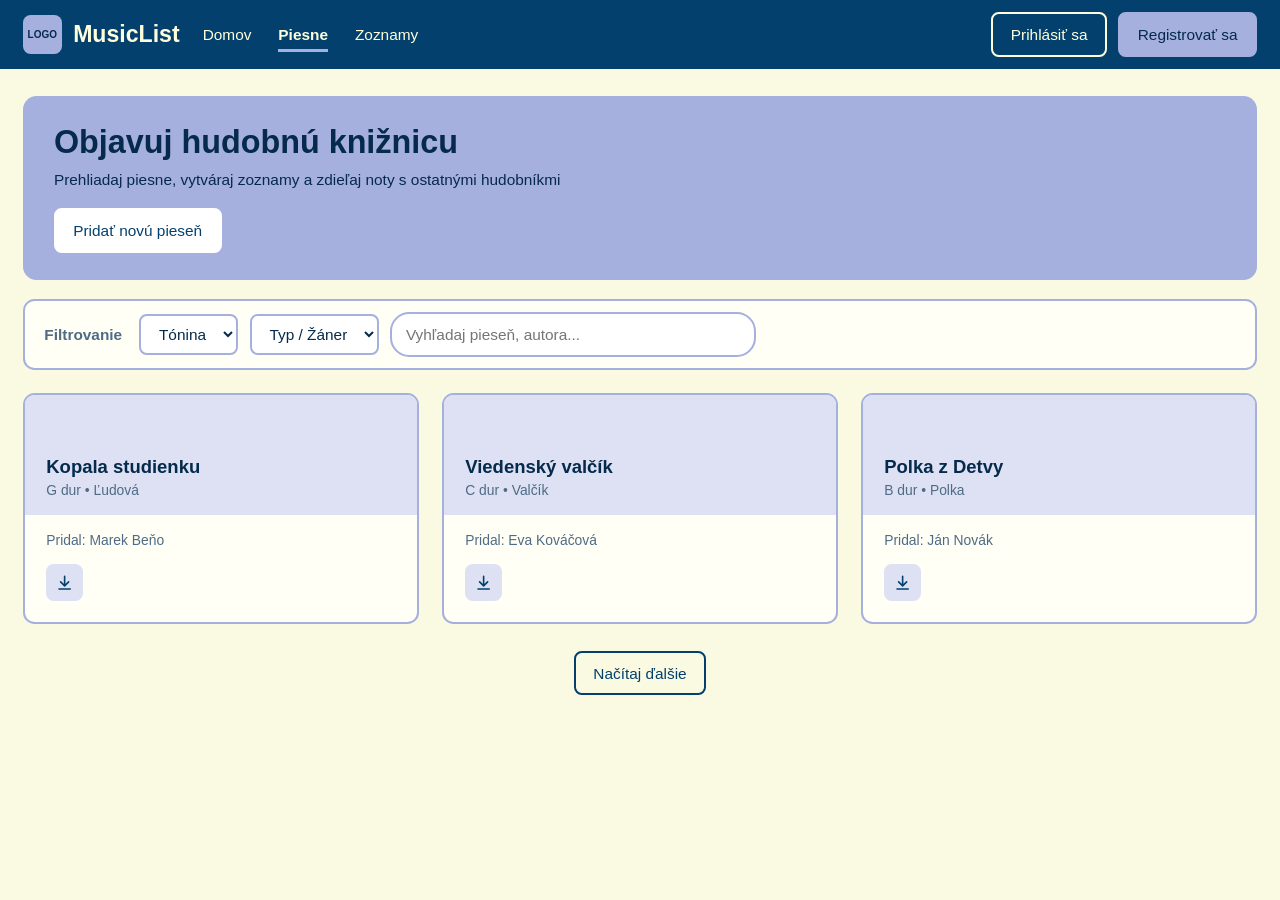
<file: html/index.html>
<!DOCTYPE html>
<html lang="sk">
<head>
<meta charset="UTF-8">
<meta name="viewport" content="width=device-width, initial-scale=1">
<title>MusicList – Piesne</title>
<link rel="stylesheet" href="css/style.css">
</head>
<body>
<header class="site-header">
 <div class="container header-inner">
  <a class="brand" href="index.html"><span class="logo">LOGO</span>MusicList</a>
  <input type="checkbox" id="menu-toggle" aria-label="Zobraziť menu">
  <label class="menu-btn" for="menu-toggle">Menu</label>
  <nav class="main-nav" aria-label="Hlavná navigácia">
   <ul>
    <li><a href="#">Domov</a></li>
    <li><a href="index.html" aria-current="page">Piesne</a></li>
    <li><a href="#">Zoznamy</a></li>
   </ul>
  </nav>
  <div class="auth">
   <a class="btn btn-cream" href="#">Prihlásiť sa</a>
   <a class="btn btn-light" href="#">Registrovať sa</a>
  </div>
 </div>
</header>
<main>
 <div class="container">
  <section class="hero">
   <h1>Objavuj hudobnú knižnicu</h1>
   <p>Prehliadaj piesne, vytváraj zoznamy a zdieľaj noty s ostatnými hudobníkmi</p>
   <a class="btn btn-white" href="#">Pridať novú pieseň</a>
  </section>

  <section class="card filters" aria-label="Filtrovanie piesní">
   <strong>Filtrovanie</strong>
   <select aria-label="Tónina"><option>Tónina</option><option>C dur</option><option>G dur</option></select>
   <select aria-label="Typ / Žáner"><option>Typ / Žáner</option><option>Ľudová</option><option>Valčík</option><option>Polka</option></select>
   <input class="search" type="search" placeholder="Vyhľadaj pieseň, autora..." aria-label="Vyhľadávanie">
  </section>

  <section class="song-grid" aria-label="Zoznam piesní">
    <article class="card song-card">
     <div class="song-thumb"><h2><a class="card-link" href="detail.html">Kopala studienku</a></h2><p>G dur &bull; Ľudová</p></div>
     <div class="song-body">
      <p class="meta">Pridal: Marek Beňo</p>
      <a class="icon-btn" href="#" aria-label="Stiahnuť noty – Kopala studienku"><svg class="icon" viewBox="0 0 24 24" aria-hidden="true"><path d="M12 4v11M7 11l5 5 5-5M5 20h14"/></svg></a>
     </div>
    </article>
    <article class="card song-card">
     <div class="song-thumb"><h2><a class="card-link" href="detail.html">Viedenský valčík</a></h2><p>C dur &bull; Valčík</p></div>
     <div class="song-body">
      <p class="meta">Pridal: Eva Kováčová</p>
      <a class="icon-btn" href="#" aria-label="Stiahnuť noty – Viedenský valčík"><svg class="icon" viewBox="0 0 24 24" aria-hidden="true"><path d="M12 4v11M7 11l5 5 5-5M5 20h14"/></svg></a>
     </div>
    </article>
    <article class="card song-card">
     <div class="song-thumb"><h2><a class="card-link" href="detail.html">Polka z Detvy</a></h2><p>B dur &bull; Polka</p></div>
     <div class="song-body">
      <p class="meta">Pridal: Ján Novák</p>
      <a class="icon-btn" href="#" aria-label="Stiahnuť noty – Polka z Detvy"><svg class="icon" viewBox="0 0 24 24" aria-hidden="true"><path d="M12 4v11M7 11l5 5 5-5M5 20h14"/></svg></a>
     </div>
    </article>
  </section>
  <div class="more"><a class="btn" href="#">Načítaj ďalšie</a></div>
 </div>
</main>
</body>
</html>
</file>
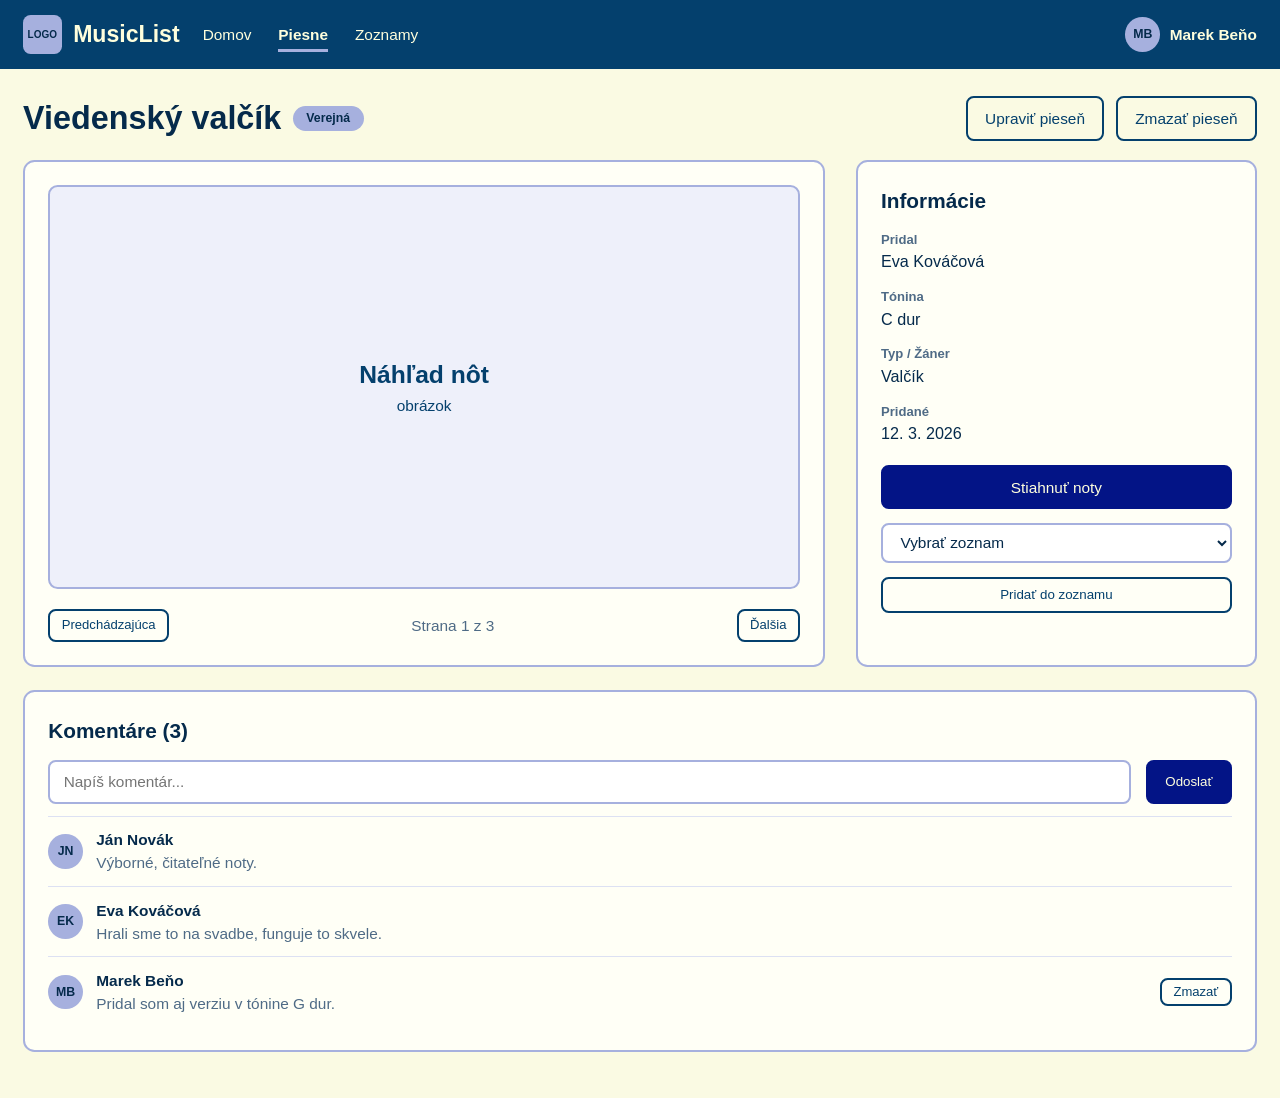
<file: html/detail.html>
<!DOCTYPE html>
<html lang="sk">
<head>
<meta charset="UTF-8">
<meta name="viewport" content="width=device-width, initial-scale=1">
<title>MusicList – Detail piesne</title>
<link rel="stylesheet" href="css/style.css">
</head>
<body>
<header class="site-header">
 <div class="container header-inner">
  <a class="brand" href="index.html"><span class="logo">LOGO</span>MusicList</a>
  <input type="checkbox" id="menu-toggle" aria-label="Zobraziť menu">
  <label class="menu-btn" for="menu-toggle">Menu</label>
  <nav class="main-nav" aria-label="Hlavná navigácia">
   <ul>
    <li><a href="#">Domov</a></li>
    <li><a href="index.html" aria-current="page">Piesne</a></li>
    <li><a href="#">Zoznamy</a></li>
   </ul>
  </nav>
  <div class="auth">
   <span class="user"><span class="avatar">MB</span>Marek Beňo</span>
  </div>
 </div>
</header>
<main>
 <div class="container">
  <div class="page-title">
   <h1>Viedenský valčík</h1>
   <span class="chip">Verejná</span>
   <div class="actions">
    <a class="btn" href="#">Upraviť pieseň</a>
    <a class="btn" href="#">Zmazať pieseň</a>
   </div>
  </div>

  <div class="detail-grid">
   <section class="card panel" aria-label="Noty">
    <div class="notes-preview"><div><strong>Náhľad nôt</strong><p>obrázok</p></div></div>
    <div class="pager">
     <a class="btn btn-sm" href="#">Predchádzajúca</a>
     <span>Strana 1 z 3</span>
     <a class="btn btn-sm" href="#">Ďalšia</a>
    </div>
   </section>

   <aside class="card panel" aria-label="Informácie o piesni">
    <h2>Informácie</h2>
    <dl class="info">
     <dt>Pridal</dt><dd>Eva Kováčová</dd>
     <dt>Tónina</dt><dd>C dur</dd>
     <dt>Typ / Žáner</dt><dd>Valčík</dd>
     <dt>Pridané</dt><dd>12. 3. 2026</dd>
    </dl>
    <div class="info-actions">
     <a class="btn btn-primary btn-block" href="#">Stiahnuť noty</a>
     <select aria-label="Vybrať zoznam"><option>Vybrať zoznam</option><option>Svadba 2026</option></select>
     <button class="btn btn-block" type="button">Pridať do zoznamu</button>
    </div>
   </aside>
  </div>

  <section class="card panel" aria-label="Komentáre">
   <h2>Komentáre (3)</h2>
   <div class="comment-form">
    <input type="text" placeholder="Napíš komentár..." aria-label="Nový komentár">
    <button class="btn btn-primary" type="button">Odoslať</button>
   </div>
   <ul class="comments">
    <li class="comment"><span class="avatar">JN</span><div><strong>Ján Novák</strong><p>Výborné, čitateľné noty.</p></div></li>
    <li class="comment"><span class="avatar">EK</span><div><strong>Eva Kováčová</strong><p>Hrali sme to na svadbe, funguje to skvele.</p></div></li>
    <li class="comment"><span class="avatar">MB</span><div><strong>Marek Beňo</strong><p>Pridal som aj verziu v tónine G dur.</p></div><button class="btn btn-sm" type="button">Zmazať</button></li>
   </ul>
  </section>
 </div>
</main>
</body>
</html>
</file>
<file: html/css/style.css>
:root{--navy:#04406d;--deep:#052a4b;--royal:#031486;--lav:#a6b0de;--lav-l:#dde1f3;--lav-xl:#eef0fa;--cream:#ffffdd;--bg:#fafae3;--card:#fffff6;--muted:#4f6b86}
html{font-size:clamp(14px,.5vw + 9px,20px)}
*{box-sizing:border-box;margin:0}
body{font-family:"Segoe UI",Arial,sans-serif;background:var(--bg);color:var(--deep);line-height:1.5}
a{color:inherit;text-decoration:none}
:focus-visible{outline:3px solid var(--royal);outline-offset:2px}
.container{max-width:84rem;margin:0 auto;padding:0 1.5rem}

/* tlačidlá */
.btn{display:inline-block;padding:0.5625rem 1.125rem;border-radius:0.5rem;border:2px solid var(--navy);background:none;color:var(--navy);font:600 .95rem inherit;font-family:inherit;cursor:pointer;text-align:center}
.btn-primary{background:var(--royal);border-color:var(--royal);color:var(--cream)}
.btn-dark{background:var(--navy);color:var(--cream)}
.btn-light{background:var(--lav);border-color:var(--lav);color:var(--deep)}
.btn-white{background:#fff;border-color:#fff}
.btn-cream{border-color:var(--cream);color:var(--cream)}
.btn-sm{padding:0.3125rem 0.75rem;font-size:.85rem}
.btn-block{display:block;width:100%}
input,select{font:inherit;color:var(--deep);padding:0.5625rem 0.875rem;border:2px solid var(--lav);border-radius:0.5rem;background:#fff;min-width:0}
.card{background:var(--card);border:2px solid var(--lav);border-radius:0.75rem}

/* hlavička */
.site-header{background:var(--navy);color:var(--cream)}
.header-inner{display:flex;align-items:center;gap:1.5rem;min-height:4.5rem;flex-wrap:wrap}
.brand{display:flex;align-items:center;gap:0.75rem;font-size:1.5rem;font-weight:700}
.logo{width:2.5rem;height:2.5rem;border-radius:0.5rem;background:var(--lav);color:var(--deep);font-size:.65rem;display:grid;place-items:center}
.main-nav{flex:1}
.main-nav ul{list-style:none;padding:0;display:flex;gap:1.75rem}
.main-nav a{padding:0.375rem 0;border-bottom:3px solid transparent}
.main-nav a[aria-current=page]{font-weight:700;border-color:var(--lav)}
.auth{display:flex;gap:0.75rem;align-items:center}
.user{display:flex;align-items:center;gap:0.625rem;font-weight:600}
.avatar{width:2.25rem;height:2.25rem;border-radius:50%;background:var(--lav);color:var(--deep);display:grid;place-items:center;font-size:.8rem;font-weight:700}
#menu-toggle,.menu-btn{display:none}

/* úvodný banner */
main{padding:1.75rem 0 3rem}
.hero{background:var(--lav);border-radius:0.875rem;padding:1.75rem 2rem;margin-bottom:1.25rem}
.hero h1{font-size:2.1rem;line-height:1.2;margin-bottom:0.375rem}
.hero p{margin-bottom:1.125rem}
.filters{display:flex;flex-wrap:wrap;gap:0.75rem;align-items:center;padding:0.75rem 1.25rem;margin-bottom:1.5rem}
.filters strong{color:var(--muted);margin-right:0.375rem}
.filters .search{flex:1 1 16.25rem;max-width:23.75rem;border-radius:1.25rem}

/* karty piesní */
.song-grid{display:grid;grid-template-columns:repeat(3,1fr);gap:1.5rem}
.song-card{position:relative;overflow:hidden;display:flex;flex-direction:column}
.song-card:hover{border-color:var(--navy)}
.card-link::after{content:"";position:absolute;inset:0}
.card-link:focus-visible{outline:none}
.song-card:has(.card-link:focus-visible){outline:3px solid var(--royal);outline-offset:2px}
.song-thumb{background:var(--lav-l);height:7.75rem;padding:0 1.375rem 0.875rem;display:flex;flex-direction:column;justify-content:flex-end}
.song-thumb h2{font-size:1.2rem}
.song-thumb p,.meta{color:var(--muted);font-size:.9rem}
.song-body{padding:1rem 1.375rem 1.375rem;display:grid;gap:0.875rem}
.icon{width:1.25rem;height:1.25rem;fill:none;stroke:currentColor;stroke-width:2;stroke-linecap:round;stroke-linejoin:round;vertical-align:middle}
.icon-btn{position:relative;z-index:1;width:2.375rem;height:2.375rem;border-radius:0.5rem;background:var(--lav-l);display:grid;place-items:center;color:var(--navy)}
.more{text-align:center;margin-top:1.75rem}

/* detail piesne */
.page-title{display:flex;flex-wrap:wrap;align-items:center;gap:0.75rem;margin-bottom:1.25rem}
.page-title h1{font-size:2.1rem;line-height:1.2}
.chip{background:var(--lav);border-radius:1rem;padding:3px 0.875rem;font-size:.8rem;font-weight:700}
.page-title .actions{margin-left:auto;display:flex;gap:0.75rem}
.detail-grid{display:grid;grid-template-columns:2fr 1fr;gap:2rem;margin-bottom:1.5rem}
.panel{padding:1.5rem}
.panel h2{font-size:1.35rem;margin-bottom:0.875rem}
.notes-preview{min-height:26.25rem;background:var(--lav-xl);border:2px solid var(--lav);border-radius:0.625rem;display:grid;place-content:center;text-align:center;color:var(--navy)}
.notes-preview strong{font-size:1.6rem}
.pager{display:flex;justify-content:space-between;align-items:center;gap:0.75rem;margin-top:1.25rem;color:var(--muted)}
.info dt{font-size:.85rem;font-weight:700;color:var(--muted)}
.info dd{margin-bottom:0.875rem;font-size:1.05rem}
.info-actions{display:grid;gap:0.875rem;margin-top:1.25rem}
.comment-form{display:flex;gap:1rem;margin-bottom:0.75rem}
.comment-form input{flex:1}
.comments{list-style:none;padding:0}
.comment{display:flex;align-items:center;gap:0.875rem;padding:0.75rem 0;border-top:1px solid var(--lav-l)}
.comment div{flex:1}
.comment p{color:var(--muted)}

/* responzivita */
@media (max-width:900px){
 .song-grid{grid-template-columns:repeat(2,1fr)}
 .detail-grid{grid-template-columns:1fr;gap:1.5rem}
 .notes-preview{min-height:18.75rem}
}
@media (max-width:700px){
 .header-inner{gap:0;padding-top:0.75rem;padding-bottom:0.75rem}
 .brand{flex:1}
 .menu-btn{display:block;padding:0.5rem 0.875rem;border:2px solid var(--cream);border-radius:0.5rem;cursor:pointer;font-weight:600}
 .main-nav,.auth{display:none;flex:0 0 100%}
 #menu-toggle:checked ~ .main-nav,#menu-toggle:checked ~ .auth{display:flex}
 #menu-toggle:checked ~ .main-nav{padding-top:0.875rem}
 .main-nav ul{flex-direction:column;gap:0;width:100%}
 .main-nav a{display:block;padding:0.75rem 0;border-bottom:1px solid rgba(255,255,221,.25)}
 .main-nav a[aria-current=page]{border-bottom-color:var(--lav)}
 .auth{padding:0.875rem 0 0.375rem}
 .auth .btn{flex:1}
 .container{padding:0 1rem}
 .hero{padding:1.375rem 1.125rem}.hero h1,.page-title h1{font-size:1.6rem}
 .song-grid{grid-template-columns:1fr}
 .filters{flex-direction:column;align-items:stretch}
 .filters .search{max-width:none}
 .page-title .actions{margin-left:0;width:100%}
 .page-title .actions .btn{flex:1}
 .panel{padding:1rem}
 .comment-form{flex-direction:column}
 .pager{flex-wrap:wrap;justify-content:center}
}
</file>
